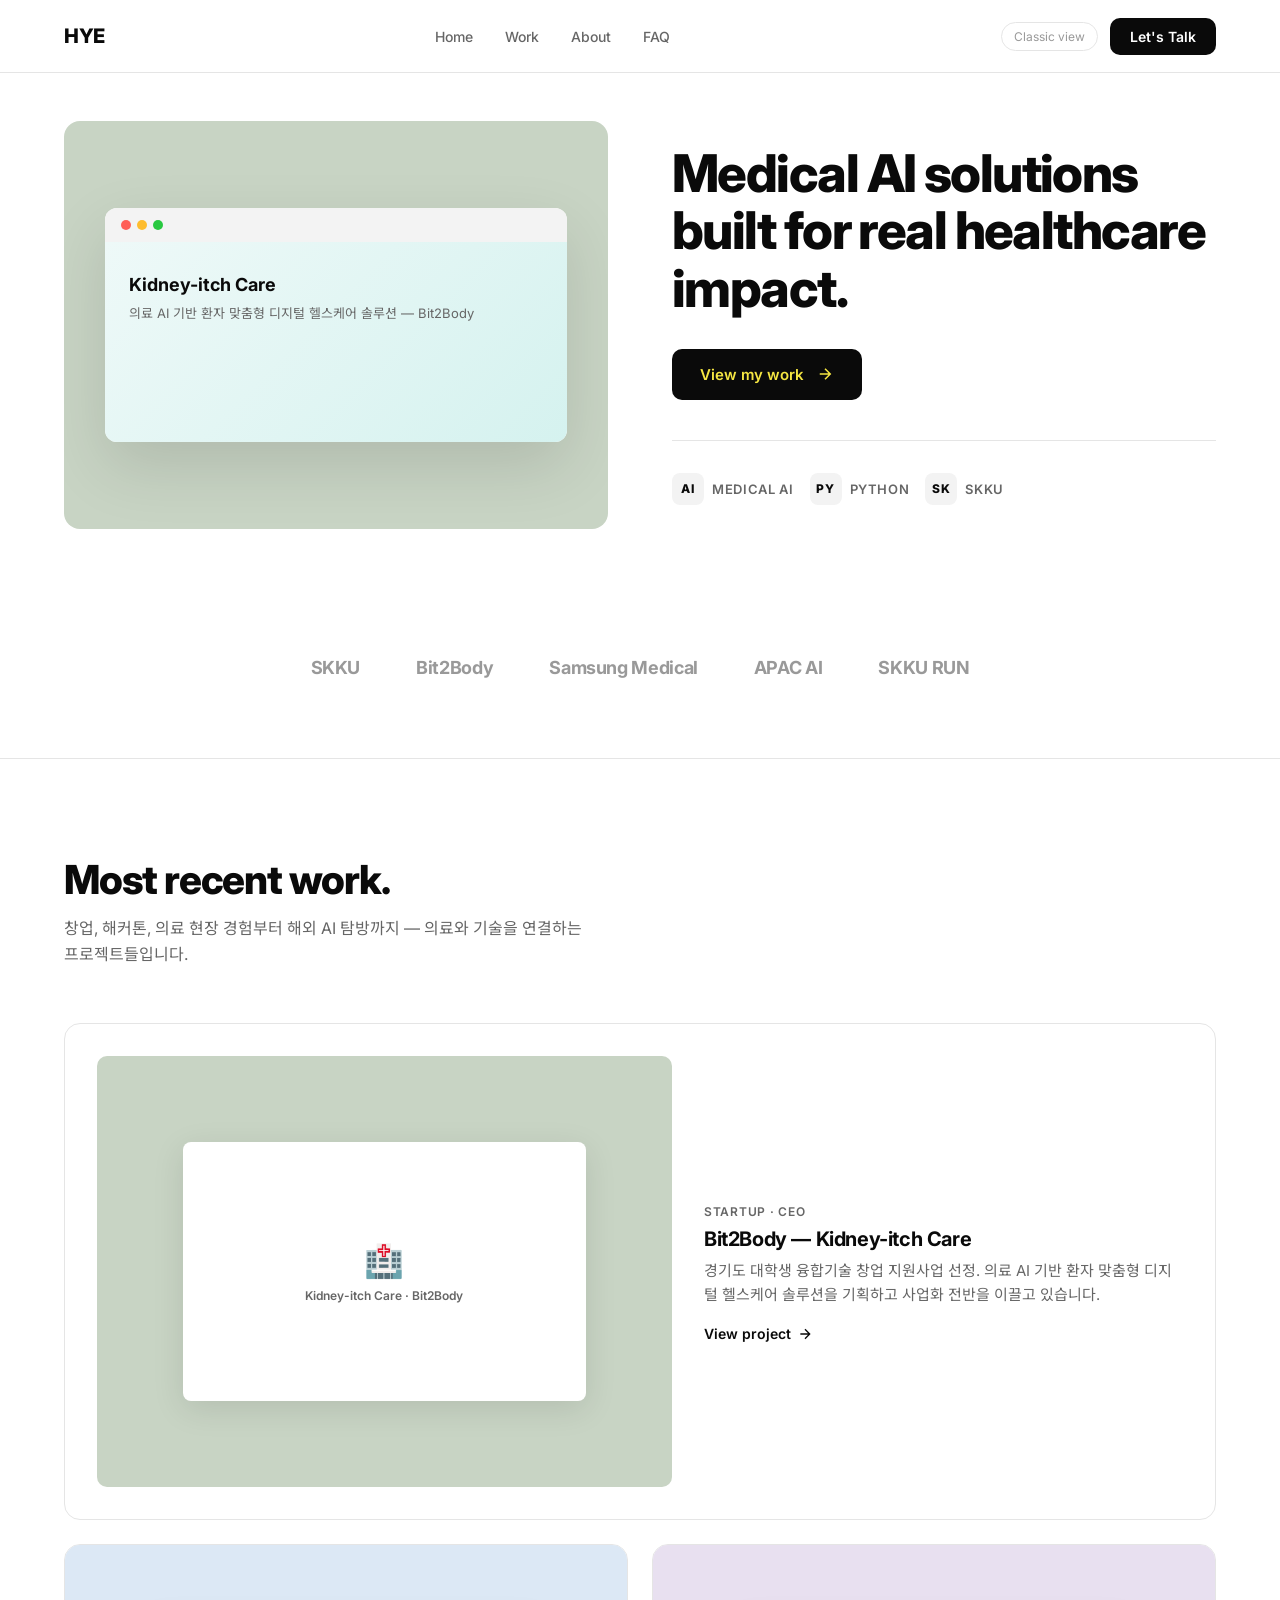
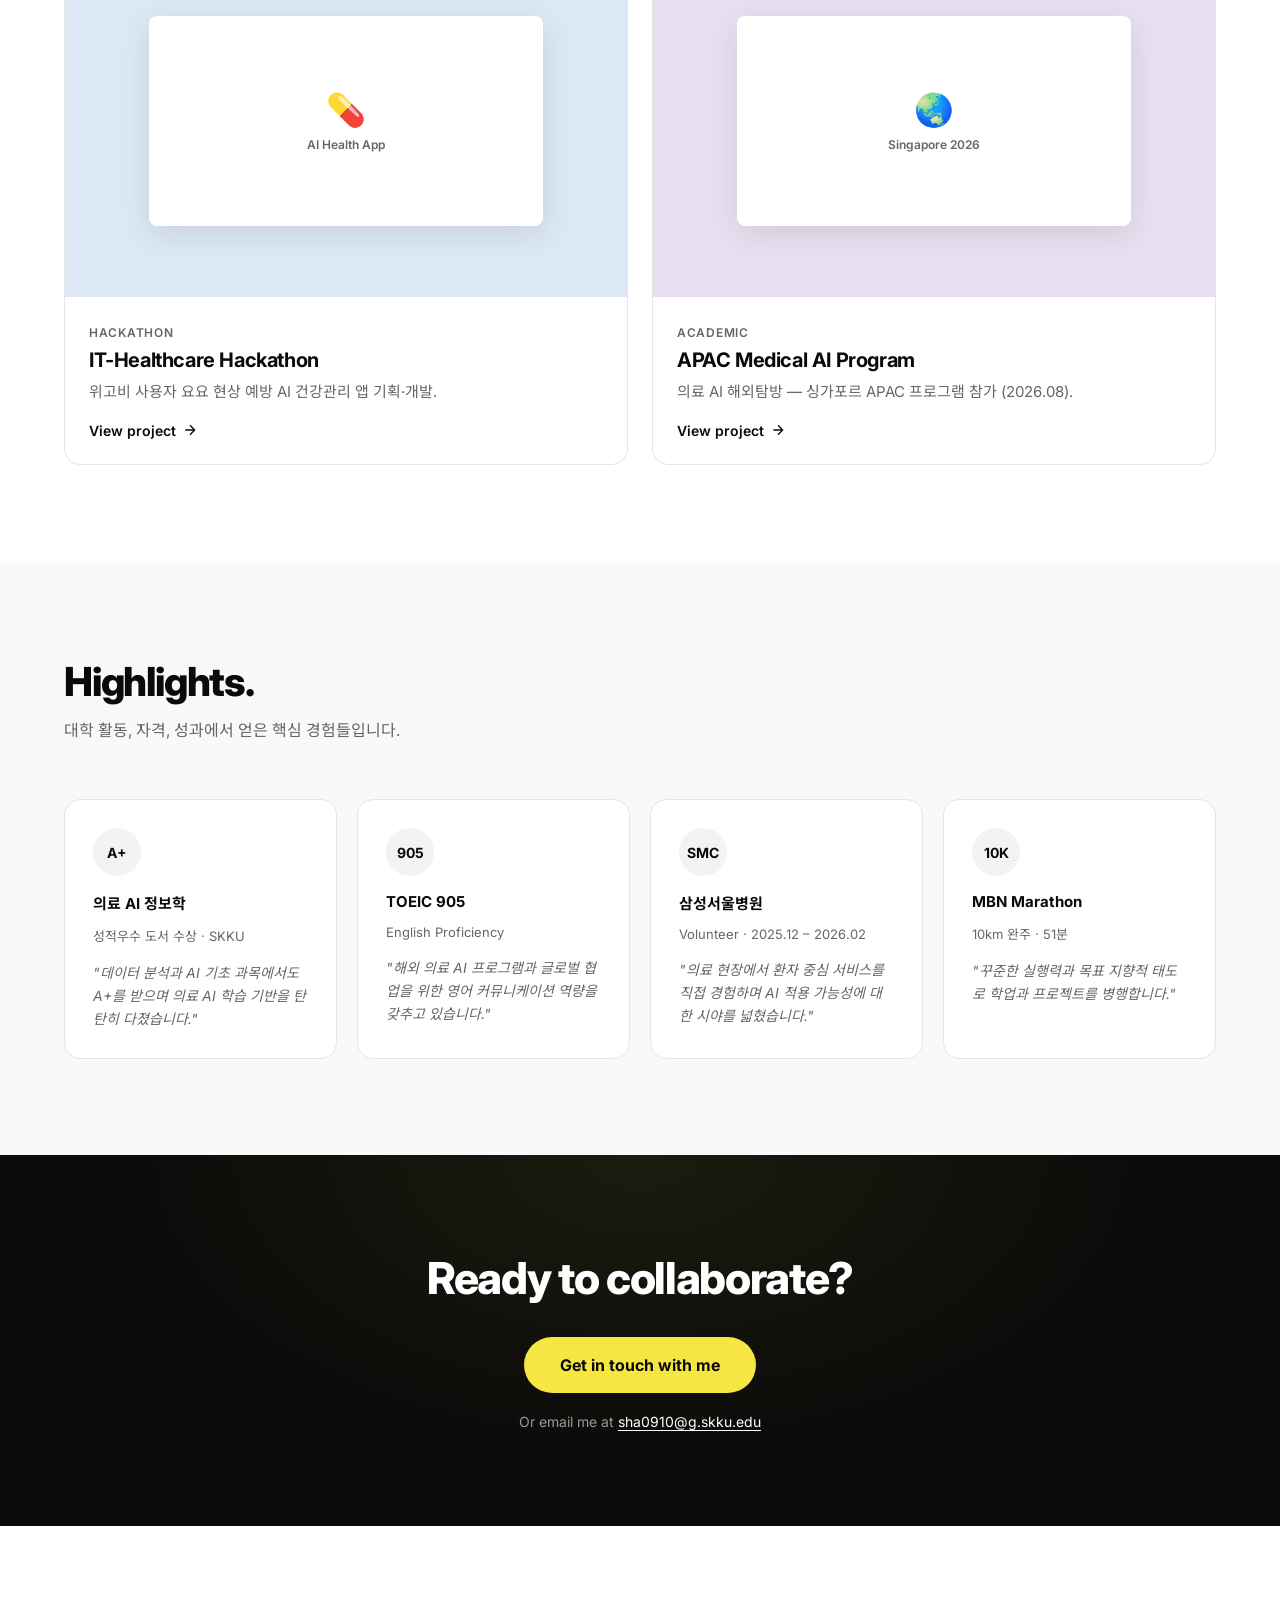
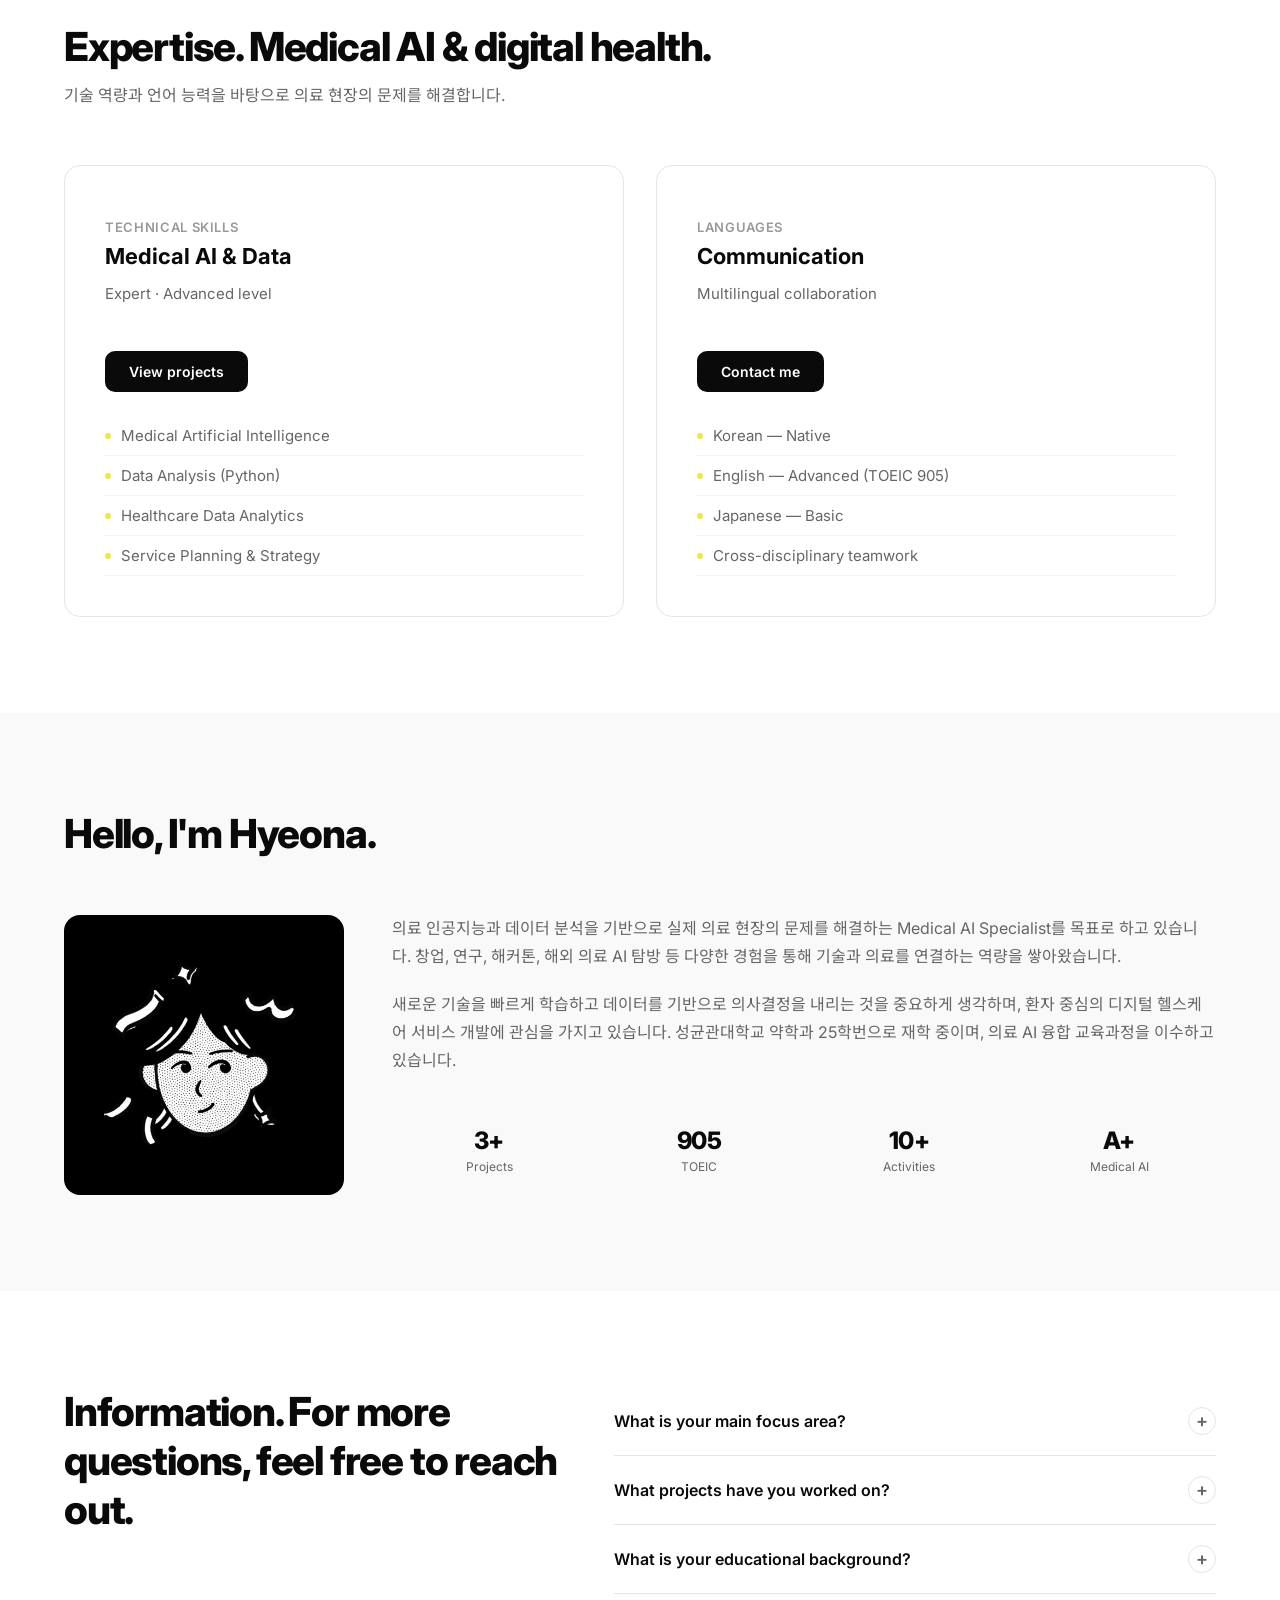
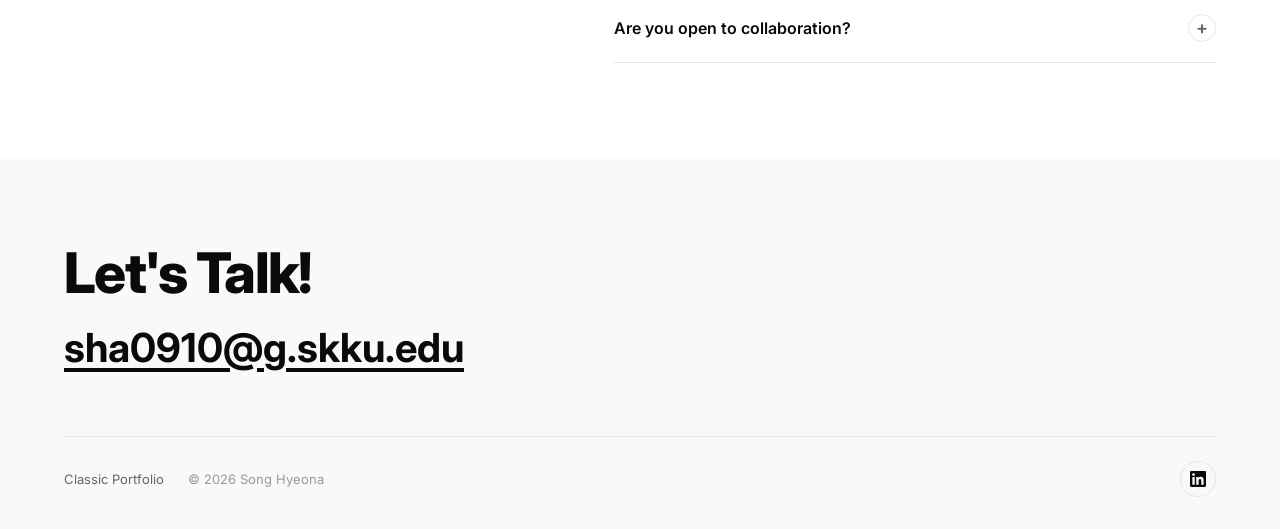
<file: tan/index.html>
<!DOCTYPE html>
<html lang="ko">
<head>
  <meta charset="UTF-8" />
  <meta name="viewport" content="width=device-width, initial-scale=1.0" />
  <meta name="description" content="송현아 - Medical AI Specialist Portfolio. 의료 인공지능과 디지털 헬스케어 전문가" />
  <title>송현아 | Medical AI Specialist</title>
  <link rel="preconnect" href="https://fonts.googleapis.com" />
  <link rel="preconnect" href="https://fonts.gstatic.com" crossorigin />
  <link href="https://fonts.googleapis.com/css2?family=Inter:wght@400;500;600;700;800&family=Noto+Sans+KR:wght@400;500;600;700&display=swap" rel="stylesheet" />
  <link rel="stylesheet" href="styles.css" />
</head>
<body>

  <!-- Header -->
  <header class="header">
    <div class="container header-inner">
      <a href="#hero" class="logo">HYE</a>
      <nav class="nav">
        <a href="#hero">Home</a>
        <a href="#work">Work</a>
        <a href="#about">About</a>
        <a href="#faq">FAQ</a>
      </nav>
      <div class="header-actions">
        <a href="../index.html" class="version-link">Classic view</a>
        <a href="#contact" class="btn-talk">Let's Talk</a>
        <button class="menu-toggle" id="menu-toggle" aria-label="메뉴 열기">
          <svg width="24" height="24" fill="none" stroke="currentColor" stroke-width="2" viewBox="0 0 24 24">
            <path d="M4 6h16M4 12h16M4 18h16"/>
          </svg>
        </button>
      </div>
    </div>
    <nav class="mobile-nav" id="mobile-nav">
      <a href="#hero">Home</a>
      <a href="#work">Work</a>
      <a href="#about">About</a>
      <a href="#faq">FAQ</a>
      <a href="#contact">Contact</a>
      <a href="../index.html">Classic view</a>
    </nav>
  </header>

  <!-- Hero -->
  <section id="hero" class="hero">
    <div class="container hero-grid">
      <div class="hero-visual reveal">
        <div class="hero-mockup">
          <div class="mockup-bar">
            <span class="mockup-dot"></span>
            <span class="mockup-dot"></span>
            <span class="mockup-dot"></span>
          </div>
          <div class="mockup-content">
            <h4>Kidney-itch Care</h4>
            <p>의료 AI 기반 환자 맞춤형 디지털 헬스케어 솔루션 — Bit2Body</p>
          </div>
        </div>
      </div>
      <div class="hero-text reveal">
        <h1>Medical AI solutions built for real healthcare impact.</h1>
        <a href="#work" class="btn-primary">
          View my work
          <svg fill="none" stroke="currentColor" stroke-width="2" viewBox="0 0 24 24">
            <path d="M5 12h14M12 5l7 7-7 7"/>
          </svg>
        </a>
        <div class="hero-badges">
          <div class="badge-item">
            <span class="badge-icon">AI</span>
            Medical AI
          </div>
          <div class="badge-item">
            <span class="badge-icon">Py</span>
            Python
          </div>
          <div class="badge-item">
            <span class="badge-icon">SK</span>
            SKKU
          </div>
        </div>
      </div>
    </div>
  </section>

  <!-- Logo Cloud -->
  <section class="logo-cloud">
    <div class="container">
      <div class="logo-row reveal">
        <span class="logo-item">SKKU</span>
        <span class="logo-item">Bit2Body</span>
        <span class="logo-item">Samsung Medical</span>
        <span class="logo-item">APAC AI</span>
        <span class="logo-item">SKKU RUN</span>
      </div>
    </div>
  </section>

  <!-- Work -->
  <section id="work" class="section">
    <div class="container">
      <div class="section-header reveal">
        <h2>Most recent work.</h2>
        <p>창업, 해커톤, 의료 현장 경험부터 해외 AI 탐방까지 — 의료와 기술을 연결하는 프로젝트들입니다.</p>
      </div>
      <div class="work-grid">
        <article class="work-card featured reveal">
          <div class="work-thumb">
            <div class="work-thumb-inner">
              <span class="work-thumb-icon">🏥</span>
              <span class="work-thumb-label">Kidney-itch Care · Bit2Body</span>
            </div>
          </div>
          <div class="work-body">
            <span class="work-tag">Startup · CEO</span>
            <h3>Bit2Body — Kidney-itch Care</h3>
            <p>경기도 대학생 융합기술 창업 지원사업 선정. 의료 AI 기반 환자 맞춤형 디지털 헬스케어 솔루션을 기획하고 사업화 전반을 이끌고 있습니다.</p>
            <a href="#contact" class="work-link">
              View project
              <svg fill="none" stroke="currentColor" stroke-width="2" viewBox="0 0 24 24"><path d="M5 12h14M12 5l7 7-7 7"/></svg>
            </a>
          </div>
        </article>

        <article class="work-card reveal">
          <div class="work-thumb" style="background:#dce8f5">
            <div class="work-thumb-inner">
              <span class="work-thumb-icon">💊</span>
              <span class="work-thumb-label">AI Health App</span>
            </div>
          </div>
          <div class="work-body">
            <span class="work-tag">Hackathon</span>
            <h3>IT-Healthcare Hackathon</h3>
            <p>위고비 사용자 요요 현상 예방 AI 건강관리 앱 기획·개발.</p>
            <a href="#contact" class="work-link">
              View project
              <svg fill="none" stroke="currentColor" stroke-width="2" viewBox="0 0 24 24"><path d="M5 12h14M12 5l7 7-7 7"/></svg>
            </a>
          </div>
        </article>

        <article class="work-card reveal">
          <div class="work-thumb" style="background:#e8e0f0">
            <div class="work-thumb-inner">
              <span class="work-thumb-icon">🌏</span>
              <span class="work-thumb-label">Singapore 2026</span>
            </div>
          </div>
          <div class="work-body">
            <span class="work-tag">Academic</span>
            <h3>APAC Medical AI Program</h3>
            <p>의료 AI 해외탐방 — 싱가포르 APAC 프로그램 참가 (2026.08).</p>
            <a href="#contact" class="work-link">
              View project
              <svg fill="none" stroke="currentColor" stroke-width="2" viewBox="0 0 24 24"><path d="M5 12h14M12 5l7 7-7 7"/></svg>
            </a>
          </div>
        </article>
      </div>
    </div>
  </section>

  <!-- Reviews / Highlights -->
  <section class="section section-alt">
    <div class="container">
      <div class="section-header reveal">
        <h2>Highlights.</h2>
        <p>대학 활동, 자격, 성과에서 얻은 핵심 경험들입니다.</p>
      </div>
      <div class="reviews-grid">
        <div class="review-card reveal">
          <div class="review-avatar">A+</div>
          <p class="review-name">의료 AI 정보학</p>
          <p class="review-role">성적우수 도서 수상 · SKKU</p>
          <p class="review-quote">"데이터 분석과 AI 기초 과목에서도 A+를 받으며 의료 AI 학습 기반을 탄탄히 다졌습니다."</p>
        </div>
        <div class="review-card reveal">
          <div class="review-avatar">905</div>
          <p class="review-name">TOEIC 905</p>
          <p class="review-role">English Proficiency</p>
          <p class="review-quote">"해외 의료 AI 프로그램과 글로벌 협업을 위한 영어 커뮤니케이션 역량을 갖추고 있습니다."</p>
        </div>
        <div class="review-card reveal">
          <div class="review-avatar">SMC</div>
          <p class="review-name">삼성서울병원</p>
          <p class="review-role">Volunteer · 2025.12 – 2026.02</p>
          <p class="review-quote">"의료 현장에서 환자 중심 서비스를 직접 경험하며 AI 적용 가능성에 대한 시야를 넓혔습니다."</p>
        </div>
        <div class="review-card reveal">
          <div class="review-avatar">10K</div>
          <p class="review-name">MBN Marathon</p>
          <p class="review-role">10km 완주 · 51분</p>
          <p class="review-quote">"꾸준한 실행력과 목표 지향적 태도로 학업과 프로젝트를 병행합니다."</p>
        </div>
      </div>
    </div>
  </section>

  <!-- CTA -->
  <section id="contact" class="cta-banner">
    <div class="container cta-inner reveal">
      <h2>Ready to collaborate?</h2>
      <a href="mailto:sha0910@g.skku.edu" class="btn-yellow">Get in touch with me</a>
      <span class="cta-email">Or email me at <a href="mailto:sha0910@g.skku.edu">sha0910@g.skku.edu</a></span>
    </div>
  </section>

  <!-- Services / Skills -->
  <section class="section">
    <div class="container">
      <div class="section-header reveal">
        <h2>Expertise. Medical AI &amp; digital health.</h2>
        <p>기술 역량과 언어 능력을 바탕으로 의료 현장의 문제를 해결합니다.</p>
      </div>
      <div class="services-grid">
        <div class="service-card reveal">
          <p class="service-meta">Technical Skills</p>
          <h3>Medical AI &amp; Data</h3>
          <p class="service-price">Expert · Advanced level</p>
          <a href="#work" class="btn-outline">View projects</a>
          <ul class="service-list">
            <li>Medical Artificial Intelligence</li>
            <li>Data Analysis (Python)</li>
            <li>Healthcare Data Analytics</li>
            <li>Service Planning &amp; Strategy</li>
          </ul>
        </div>
        <div class="service-card reveal">
          <p class="service-meta">Languages</p>
          <h3>Communication</h3>
          <p class="service-price">Multilingual collaboration</p>
          <a href="#contact" class="btn-outline">Contact me</a>
          <ul class="service-list">
            <li>Korean — Native</li>
            <li>English — Advanced (TOEIC 905)</li>
            <li>Japanese — Basic</li>
            <li>Cross-disciplinary teamwork</li>
          </ul>
        </div>
      </div>
    </div>
  </section>

  <!-- About -->
  <section id="about" class="section section-alt">
    <div class="container">
      <div class="section-header reveal">
        <h2>Hello, I'm Hyeona.</h2>
      </div>
      <div class="about-grid">
        <img src="../assets/profile.png" alt="Song Hyeona profile" class="about-photo reveal" width="280" height="280" />
        <div class="about-text reveal">
          <p>
            의료 인공지능과 데이터 분석을 기반으로 실제 의료 현장의 문제를 해결하는 Medical AI Specialist를 목표로 하고 있습니다. 창업, 연구, 해커톤, 해외 의료 AI 탐방 등 다양한 경험을 통해 기술과 의료를 연결하는 역량을 쌓아왔습니다.
          </p>
          <p>
            새로운 기술을 빠르게 학습하고 데이터를 기반으로 의사결정을 내리는 것을 중요하게 생각하며, 환자 중심의 디지털 헬스케어 서비스 개발에 관심을 가지고 있습니다. 성균관대학교 약학과 25학번으로 재학 중이며, 의료 AI 융합 교육과정을 이수하고 있습니다.
          </p>
          <div class="about-stats">
            <div class="stat-box">
              <span class="stat-num">3+</span>
              <span class="stat-label">Projects</span>
            </div>
            <div class="stat-box">
              <span class="stat-num">905</span>
              <span class="stat-label">TOEIC</span>
            </div>
            <div class="stat-box">
              <span class="stat-num">10+</span>
              <span class="stat-label">Activities</span>
            </div>
            <div class="stat-box">
              <span class="stat-num">A+</span>
              <span class="stat-label">Medical AI</span>
            </div>
          </div>
        </div>
      </div>
    </div>
  </section>

  <!-- FAQ -->
  <section id="faq" class="section">
    <div class="container faq-layout">
      <div class="section-header reveal">
        <h2>Information. For more questions, feel free to reach out.</h2>
      </div>
      <div class="faq-list reveal">
        <div class="faq-item">
          <button class="faq-question" aria-expanded="false">
            What is your main focus area?
            <span class="faq-icon">+</span>
          </button>
          <div class="faq-answer">
            <p>의료 인공지능과 디지털 헬스케어입니다. 환자 맞춤형 AI 솔루션 개발과 데이터 기반 의료 서비스 기획에 집중하고 있습니다.</p>
          </div>
        </div>
        <div class="faq-item">
          <button class="faq-question" aria-expanded="false">
            What projects have you worked on?
            <span class="faq-icon">+</span>
          </button>
          <div class="faq-answer">
            <p>Bit2Body 창업(Kidney-itch Care), IT-헬스케어 해커톤 AI 건강관리 앱, 삼성서울병원 자원봉사, APAC Medical AI 싱가포르 프로그램 등을 진행했습니다.</p>
          </div>
        </div>
        <div class="faq-item">
          <button class="faq-question" aria-expanded="false">
            What is your educational background?
            <span class="faq-icon">+</span>
          </button>
          <div class="faq-answer">
            <p>성균관대학교 약학과 25학번 재학 중이며, 의료 인공지능 융합 교육과정 이수제를 이수하고 있습니다. 의료 AI 정보학, 데이터 분석과 AI 기초 과목에서 A+ 성적을 받았습니다.</p>
          </div>
        </div>
        <div class="faq-item">
          <button class="faq-question" aria-expanded="false">
            Are you open to collaboration?
            <span class="faq-icon">+</span>
          </button>
          <div class="faq-answer">
            <p>네, 의료 AI, 디지털 헬스케어, 연구 및 창업 관련 협업 기회에 열려 있습니다. sha0910@g.skku.edu 로 연락 주세요.</p>
          </div>
        </div>
      </div>
    </div>
  </section>

  <!-- Footer -->
  <footer class="footer">
    <div class="container">
      <div class="footer-cta reveal">
        <h2>Let's Talk!</h2>
        <a href="mailto:sha0910@g.skku.edu" class="footer-email">sha0910@g.skku.edu</a>
      </div>
      <div class="footer-bottom">
        <div class="footer-links">
          <a href="../index.html">Classic Portfolio</a>
          <span class="footer-copy">&copy; 2026 Song Hyeona</span>
        </div>
        <div class="footer-social">
          <a href="https://www.linkedin.com/feed/" target="_blank" rel="noopener noreferrer" aria-label="LinkedIn">
            <svg fill="currentColor" viewBox="0 0 24 24"><path d="M20.447 20.452h-3.554v-5.569c0-1.328-.027-3.037-1.852-3.037-1.853 0-2.136 1.445-2.136 2.939v5.667H9.351V9h3.414v1.561h.046c.477-.9 1.637-1.85 3.37-1.85 3.601 0 4.267 2.37 4.267 5.455v6.286zM5.337 7.433a2.062 2.062 0 01-2.063-2.065 2.064 2.064 0 114.126 0 2.063 2.063 0 01-2.063 2.065zm1.782 13.019H3.555V9h3.564v11.452zM22.225 0H1.771C.792 0 0 .774 0 1.729v20.542C0 23.227.792 24 1.771 24h20.451C23.2 24 24 23.227 24 22.271V1.729C24 .774 23.2 0 22.222 0h.003z"/></svg>
          </a>
        </div>
      </div>
    </div>
  </footer>

  <script src="script.js"></script>
</body>
</html>
</file>
<file: tan/styles.css>
/* ===== TAN-inspired Portfolio — Song Hyeona ===== */
*, *::before, *::after { box-sizing: border-box; }

:root {
  --white: #ffffff;
  --off-white: #f9f9f9;
  --black: #0a0a0a;
  --gray-100: #f3f3f3;
  --gray-200: #e5e5e5;
  --gray-400: #999999;
  --gray-600: #666666;
  --yellow: #f5e642;
  --yellow-hover: #ede030;
  --sage: #c8d4c4;
  --radius: 10px;
  --radius-lg: 16px;
  --max-w: 1200px;
  --font: 'Inter', 'Noto Sans KR', system-ui, sans-serif;
}

html { scroll-behavior: smooth; }

body {
  margin: 0;
  font-family: var(--font);
  color: var(--black);
  background: var(--white);
  -webkit-font-smoothing: antialiased;
}

::selection {
  background: var(--yellow);
  color: var(--black);
}

img { max-width: 100%; display: block; }

a { color: inherit; text-decoration: none; }

.container {
  max-width: var(--max-w);
  margin: 0 auto;
  padding: 0 24px;
}

/* ===== Header ===== */
.header {
  position: sticky;
  top: 0;
  z-index: 100;
  background: rgba(255, 255, 255, 0.92);
  backdrop-filter: blur(12px);
  border-bottom: 1px solid var(--gray-200);
}

.header-inner {
  display: flex;
  align-items: center;
  justify-content: space-between;
  height: 72px;
}

.logo {
  font-size: 1.25rem;
  font-weight: 800;
  letter-spacing: -0.02em;
}

.nav {
  display: none;
  align-items: center;
  gap: 32px;
}

.nav a {
  font-size: 0.875rem;
  font-weight: 500;
  color: var(--gray-600);
  transition: color 0.2s;
}

.nav a:hover { color: var(--black); }

.header-actions {
  display: flex;
  align-items: center;
  gap: 12px;
}

.btn-talk {
  display: none;
  padding: 10px 20px;
  background: var(--black);
  color: var(--white);
  font-size: 0.875rem;
  font-weight: 600;
  border-radius: var(--radius);
  border: none;
  cursor: pointer;
  transition: opacity 0.2s;
}

.btn-talk:hover { opacity: 0.85; }

.menu-toggle {
  display: flex;
  padding: 8px;
  background: none;
  border: none;
  cursor: pointer;
}

.mobile-nav {
  display: none;
  flex-direction: column;
  gap: 4px;
  padding: 0 24px 16px;
  border-top: 1px solid var(--gray-200);
}

.mobile-nav.open { display: flex; }

.mobile-nav a {
  padding: 12px 0;
  font-weight: 500;
  color: var(--gray-600);
  border-bottom: 1px solid var(--gray-100);
}

.version-link {
  font-size: 0.75rem;
  color: var(--gray-400);
  padding: 6px 12px;
  border: 1px solid var(--gray-200);
  border-radius: 999px;
  transition: border-color 0.2s, color 0.2s;
}

.version-link:hover {
  border-color: var(--black);
  color: var(--black);
}

@media (min-width: 768px) {
  .nav { display: flex; }
  .btn-talk { display: inline-flex; }
  .menu-toggle { display: none; }
}

/* ===== Hero ===== */
.hero {
  padding: 48px 0 80px;
}

.hero-grid {
  display: grid;
  gap: 48px;
  align-items: center;
}

@media (min-width: 900px) {
  .hero-grid { grid-template-columns: 1fr 1fr; gap: 64px; }
}

.hero-visual {
  position: relative;
  border-radius: var(--radius-lg);
  overflow: hidden;
  background: var(--sage);
  aspect-ratio: 4/3;
  display: flex;
  align-items: center;
  justify-content: center;
}

.hero-mockup {
  width: 85%;
  background: var(--white);
  border-radius: 12px;
  box-shadow: 0 24px 64px rgba(0, 0, 0, 0.12);
  overflow: hidden;
}

.mockup-bar {
  display: flex;
  gap: 6px;
  padding: 12px 16px;
  background: var(--gray-100);
}

.mockup-dot {
  width: 10px;
  height: 10px;
  border-radius: 50%;
  background: var(--gray-200);
}

.mockup-dot:first-child { background: #ff5f57; }
.mockup-dot:nth-child(2) { background: #febc2e; }
.mockup-dot:nth-child(3) { background: #28c840; }

.mockup-content {
  padding: 32px 24px;
  min-height: 200px;
  background: linear-gradient(135deg, #eef9f8 0%, #d5f2ef 100%);
}

.mockup-content h4 {
  margin: 0 0 8px;
  font-size: 1.125rem;
  font-weight: 700;
}

.mockup-content p {
  margin: 0;
  font-size: 0.8125rem;
  color: var(--gray-600);
  line-height: 1.6;
}

.hero-text h1 {
  font-size: clamp(2rem, 5vw, 3.25rem);
  font-weight: 800;
  line-height: 1.1;
  letter-spacing: -0.03em;
  margin: 0 0 32px;
}

.btn-primary {
  display: inline-flex;
  align-items: center;
  gap: 12px;
  padding: 16px 28px;
  background: var(--black);
  color: var(--yellow);
  font-size: 0.9375rem;
  font-weight: 600;
  border-radius: var(--radius);
  border: none;
  cursor: pointer;
  transition: transform 0.2s, box-shadow 0.2s;
}

.btn-primary:hover {
  transform: translateY(-2px);
  box-shadow: 0 8px 24px rgba(0, 0, 0, 0.15);
}

.btn-primary svg {
  width: 18px;
  height: 18px;
}

.hero-badges {
  display: flex;
  flex-wrap: wrap;
  gap: 16px;
  margin-top: 40px;
  padding-top: 32px;
  border-top: 1px solid var(--gray-200);
}

.badge-item {
  display: flex;
  align-items: center;
  gap: 8px;
  font-size: 0.8125rem;
  font-weight: 600;
  color: var(--gray-600);
  text-transform: uppercase;
  letter-spacing: 0.05em;
}

.badge-icon {
  width: 32px;
  height: 32px;
  border-radius: 8px;
  background: var(--gray-100);
  display: flex;
  align-items: center;
  justify-content: center;
  font-size: 0.75rem;
  font-weight: 800;
  color: var(--black);
}

/* ===== Logo Cloud ===== */
.logo-cloud {
  padding: 48px 0 80px;
  border-bottom: 1px solid var(--gray-200);
}

.logo-row {
  display: flex;
  flex-wrap: wrap;
  align-items: center;
  justify-content: center;
  gap: 40px 56px;
}

.logo-item {
  font-size: 1.125rem;
  font-weight: 700;
  color: var(--gray-400);
  letter-spacing: -0.02em;
  transition: color 0.2s;
}

.logo-item:hover { color: var(--gray-600); }

/* ===== Section Common ===== */
.section {
  padding: 96px 0;
}

.section-alt { background: var(--off-white); }

.section-header {
  margin-bottom: 56px;
}

.section-header h2 {
  font-size: clamp(1.75rem, 4vw, 2.5rem);
  font-weight: 800;
  letter-spacing: -0.03em;
  margin: 0 0 12px;
}

.section-header p {
  margin: 0;
  font-size: 1rem;
  color: var(--gray-600);
  max-width: 520px;
  line-height: 1.6;
}

/* ===== Work Grid ===== */
.work-grid {
  display: grid;
  gap: 24px;
}

@media (min-width: 768px) {
  .work-grid {
    grid-template-columns: repeat(2, 1fr);
    grid-template-rows: auto auto;
  }
  .work-card.featured {
    grid-column: 1 / -1;
    display: grid;
    grid-template-columns: 1.2fr 1fr;
    gap: 32px;
    align-items: center;
  }
}

.work-card {
  background: var(--white);
  border: 1px solid var(--gray-200);
  border-radius: var(--radius-lg);
  overflow: hidden;
  transition: box-shadow 0.3s, transform 0.3s;
}

.work-card:hover {
  box-shadow: 0 12px 40px rgba(0, 0, 0, 0.08);
  transform: translateY(-4px);
}

.work-card.featured { padding: 32px; }

.work-thumb {
  aspect-ratio: 16/10;
  background: var(--sage);
  display: flex;
  align-items: center;
  justify-content: center;
  position: relative;
  overflow: hidden;
}

.work-card.featured .work-thumb {
  border-radius: var(--radius);
  aspect-ratio: 4/3;
}

.work-thumb-inner {
  width: 70%;
  height: 60%;
  background: var(--white);
  border-radius: 8px;
  box-shadow: 0 8px 32px rgba(0, 0, 0, 0.1);
  display: flex;
  flex-direction: column;
  align-items: center;
  justify-content: center;
  padding: 16px;
  text-align: center;
}

.work-thumb-icon {
  font-size: 2rem;
  margin-bottom: 8px;
}

.work-thumb-label {
  font-size: 0.75rem;
  font-weight: 600;
  color: var(--gray-600);
}

.work-body { padding: 24px; }

.work-card.featured .work-body { padding: 0; }

.work-tag {
  display: inline-block;
  font-size: 0.75rem;
  font-weight: 600;
  color: var(--gray-600);
  text-transform: uppercase;
  letter-spacing: 0.06em;
  margin-bottom: 8px;
}

.work-body h3 {
  font-size: 1.25rem;
  font-weight: 700;
  margin: 0 0 8px;
  letter-spacing: -0.02em;
}

.work-body p {
  margin: 0 0 16px;
  font-size: 0.9375rem;
  color: var(--gray-600);
  line-height: 1.6;
}

.work-link {
  display: inline-flex;
  align-items: center;
  gap: 6px;
  font-size: 0.875rem;
  font-weight: 600;
  transition: gap 0.2s;
}

.work-link:hover { gap: 10px; }

.work-link svg { width: 16px; height: 16px; }

/* ===== Reviews ===== */
.reviews-grid {
  display: grid;
  gap: 20px;
}

@media (min-width: 640px) {
  .reviews-grid { grid-template-columns: repeat(2, 1fr); }
}

@media (min-width: 1024px) {
  .reviews-grid { grid-template-columns: repeat(4, 1fr); }
}

.review-card {
  padding: 28px;
  background: var(--white);
  border: 1px solid var(--gray-200);
  border-radius: var(--radius-lg);
}

.review-avatar {
  width: 48px;
  height: 48px;
  border-radius: 50%;
  background: var(--gray-100);
  display: flex;
  align-items: center;
  justify-content: center;
  font-weight: 700;
  font-size: 0.875rem;
  margin-bottom: 16px;
}

.review-name {
  font-weight: 700;
  font-size: 0.9375rem;
  margin-bottom: 2px;
}

.review-role {
  font-size: 0.8125rem;
  color: var(--gray-600);
  margin-bottom: 16px;
}

.review-quote {
  font-size: 0.875rem;
  font-style: italic;
  color: var(--gray-600);
  line-height: 1.65;
  margin: 0;
}

/* ===== CTA Banner ===== */
.cta-banner {
  padding: 96px 0;
  background: var(--black);
  position: relative;
  overflow: hidden;
}

.cta-banner::before {
  content: '';
  position: absolute;
  inset: 0;
  background: radial-gradient(ellipse at 50% 0%, rgba(245, 230, 66, 0.08) 0%, transparent 60%);
}

.cta-inner {
  position: relative;
  text-align: center;
}

.cta-inner h2 {
  font-size: clamp(1.75rem, 4vw, 2.75rem);
  font-weight: 800;
  color: var(--white);
  letter-spacing: -0.03em;
  margin: 0 0 32px;
}

.btn-yellow {
  display: inline-flex;
  padding: 18px 36px;
  background: var(--yellow);
  color: var(--black);
  font-size: 1rem;
  font-weight: 700;
  border-radius: 999px;
  border: none;
  cursor: pointer;
  transition: background 0.2s, transform 0.2s;
}

.btn-yellow:hover {
  background: var(--yellow-hover);
  transform: scale(1.02);
}

.cta-email {
  display: block;
  margin-top: 20px;
  font-size: 0.875rem;
  color: var(--gray-400);
}

.cta-email a {
  color: var(--white);
  text-decoration: underline;
  text-underline-offset: 3px;
}

/* ===== Services ===== */
.services-grid {
  display: grid;
  gap: 32px;
}

@media (min-width: 768px) {
  .services-grid { grid-template-columns: 1fr 1fr; }
}

.service-card {
  padding: 40px;
  background: var(--white);
  border: 1px solid var(--gray-200);
  border-radius: var(--radius-lg);
}

.service-card h3 {
  font-size: 1.375rem;
  font-weight: 700;
  margin: 0 0 8px;
}

.service-price {
  font-size: 0.9375rem;
  color: var(--gray-600);
  margin-bottom: 24px;
}

.service-meta {
  font-size: 0.8125rem;
  font-weight: 600;
  color: var(--gray-400);
  text-transform: uppercase;
  letter-spacing: 0.05em;
  margin-bottom: 8px;
}

.service-list {
  list-style: none;
  padding: 0;
  margin: 24px 0 0;
}

.service-list li {
  padding: 10px 0;
  font-size: 0.9375rem;
  color: var(--gray-600);
  border-bottom: 1px solid var(--gray-100);
  display: flex;
  align-items: center;
  gap: 10px;
}

.service-list li::before {
  content: '';
  width: 6px;
  height: 6px;
  border-radius: 50%;
  background: var(--yellow);
  flex-shrink: 0;
}

.btn-outline {
  display: inline-flex;
  margin-top: 24px;
  padding: 12px 24px;
  background: var(--black);
  color: var(--white);
  font-size: 0.875rem;
  font-weight: 600;
  border-radius: var(--radius);
  transition: opacity 0.2s;
}

.btn-outline:hover { opacity: 0.85; }

/* ===== About ===== */
.about-grid {
  display: grid;
  gap: 48px;
  align-items: center;
}

@media (min-width: 768px) {
  .about-grid { grid-template-columns: 280px 1fr; }
}

.about-photo {
  aspect-ratio: 1;
  width: 100%;
  border-radius: var(--radius-lg);
  object-fit: cover;
  display: block;
  background: var(--black);
}

.about-text p {
  font-size: 1rem;
  color: var(--gray-600);
  line-height: 1.75;
  margin: 0 0 20px;
}

.about-stats {
  display: grid;
  grid-template-columns: repeat(2, 1fr);
  gap: 16px;
  margin-top: 32px;
}

@media (min-width: 480px) {
  .about-stats { grid-template-columns: repeat(4, 1fr); }
}

.stat-box {
  text-align: center;
  padding: 20px 12px;
  background: var(--off-white);
  border-radius: var(--radius);
}

.stat-num {
  display: block;
  font-size: 1.5rem;
  font-weight: 800;
  letter-spacing: -0.02em;
}

.stat-label {
  font-size: 0.75rem;
  color: var(--gray-600);
  margin-top: 4px;
}

/* ===== FAQ ===== */
.faq-layout {
  display: grid;
  gap: 48px;
}

@media (min-width: 768px) {
  .faq-layout { grid-template-columns: 1fr 1.2fr; align-items: start; }
}

.faq-list {
  display: flex;
  flex-direction: column;
  gap: 0;
}

.faq-item {
  border-bottom: 1px solid var(--gray-200);
}

.faq-question {
  width: 100%;
  display: flex;
  align-items: center;
  justify-content: space-between;
  gap: 16px;
  padding: 20px 0;
  background: none;
  border: none;
  cursor: pointer;
  text-align: left;
  font-family: var(--font);
  font-size: 1rem;
  font-weight: 600;
  color: var(--black);
}

.faq-icon {
  width: 28px;
  height: 28px;
  border-radius: 50%;
  border: 1.5px solid var(--gray-200);
  display: flex;
  align-items: center;
  justify-content: center;
  flex-shrink: 0;
  transition: transform 0.3s, background 0.2s;
  font-size: 1.125rem;
  line-height: 1;
  color: var(--gray-600);
}

.faq-item.open .faq-icon {
  transform: rotate(45deg);
  background: var(--yellow);
  border-color: var(--yellow);
  color: var(--black);
}

.faq-answer {
  max-height: 0;
  overflow: hidden;
  transition: max-height 0.35s ease, padding 0.35s ease;
}

.faq-item.open .faq-answer {
  max-height: 200px;
  padding-bottom: 20px;
}

.faq-answer p {
  margin: 0;
  font-size: 0.9375rem;
  color: var(--gray-600);
  line-height: 1.65;
}

/* ===== Footer ===== */
.footer {
  padding: 80px 0 32px;
  background: var(--off-white);
}

.footer-cta h2 {
  font-size: clamp(2rem, 5vw, 3.5rem);
  font-weight: 800;
  letter-spacing: -0.03em;
  margin: 0 0 16px;
}

.footer-email {
  font-size: clamp(1.5rem, 4vw, 2.5rem);
  font-weight: 700;
  text-decoration: underline;
  text-underline-offset: 6px;
  transition: color 0.2s;
}

.footer-email:hover { color: var(--gray-600); }

.footer-bottom {
  display: flex;
  flex-wrap: wrap;
  align-items: center;
  justify-content: space-between;
  gap: 16px;
  margin-top: 64px;
  padding-top: 24px;
  border-top: 1px solid var(--gray-200);
}

.footer-links {
  display: flex;
  gap: 24px;
}

.footer-links a {
  font-size: 0.8125rem;
  color: var(--gray-600);
  transition: color 0.2s;
}

.footer-links a:hover { color: var(--black); }

.footer-social {
  display: flex;
  gap: 16px;
}

.footer-social a {
  width: 36px;
  height: 36px;
  border-radius: 50%;
  border: 1px solid var(--gray-200);
  display: flex;
  align-items: center;
  justify-content: center;
  transition: border-color 0.2s, background 0.2s;
}

.footer-social a:hover {
  border-color: var(--black);
  background: var(--black);
  color: var(--white);
}

.footer-social svg { width: 16px; height: 16px; }

.footer-copy {
  font-size: 0.8125rem;
  color: var(--gray-400);
}

/* ===== Reveal Animation ===== */
.reveal {
  opacity: 0;
  transform: translateY(24px);
  transition: opacity 0.6s ease, transform 0.6s ease;
}

.reveal.visible {
  opacity: 1;
  transform: translateY(0);
}
</file>
